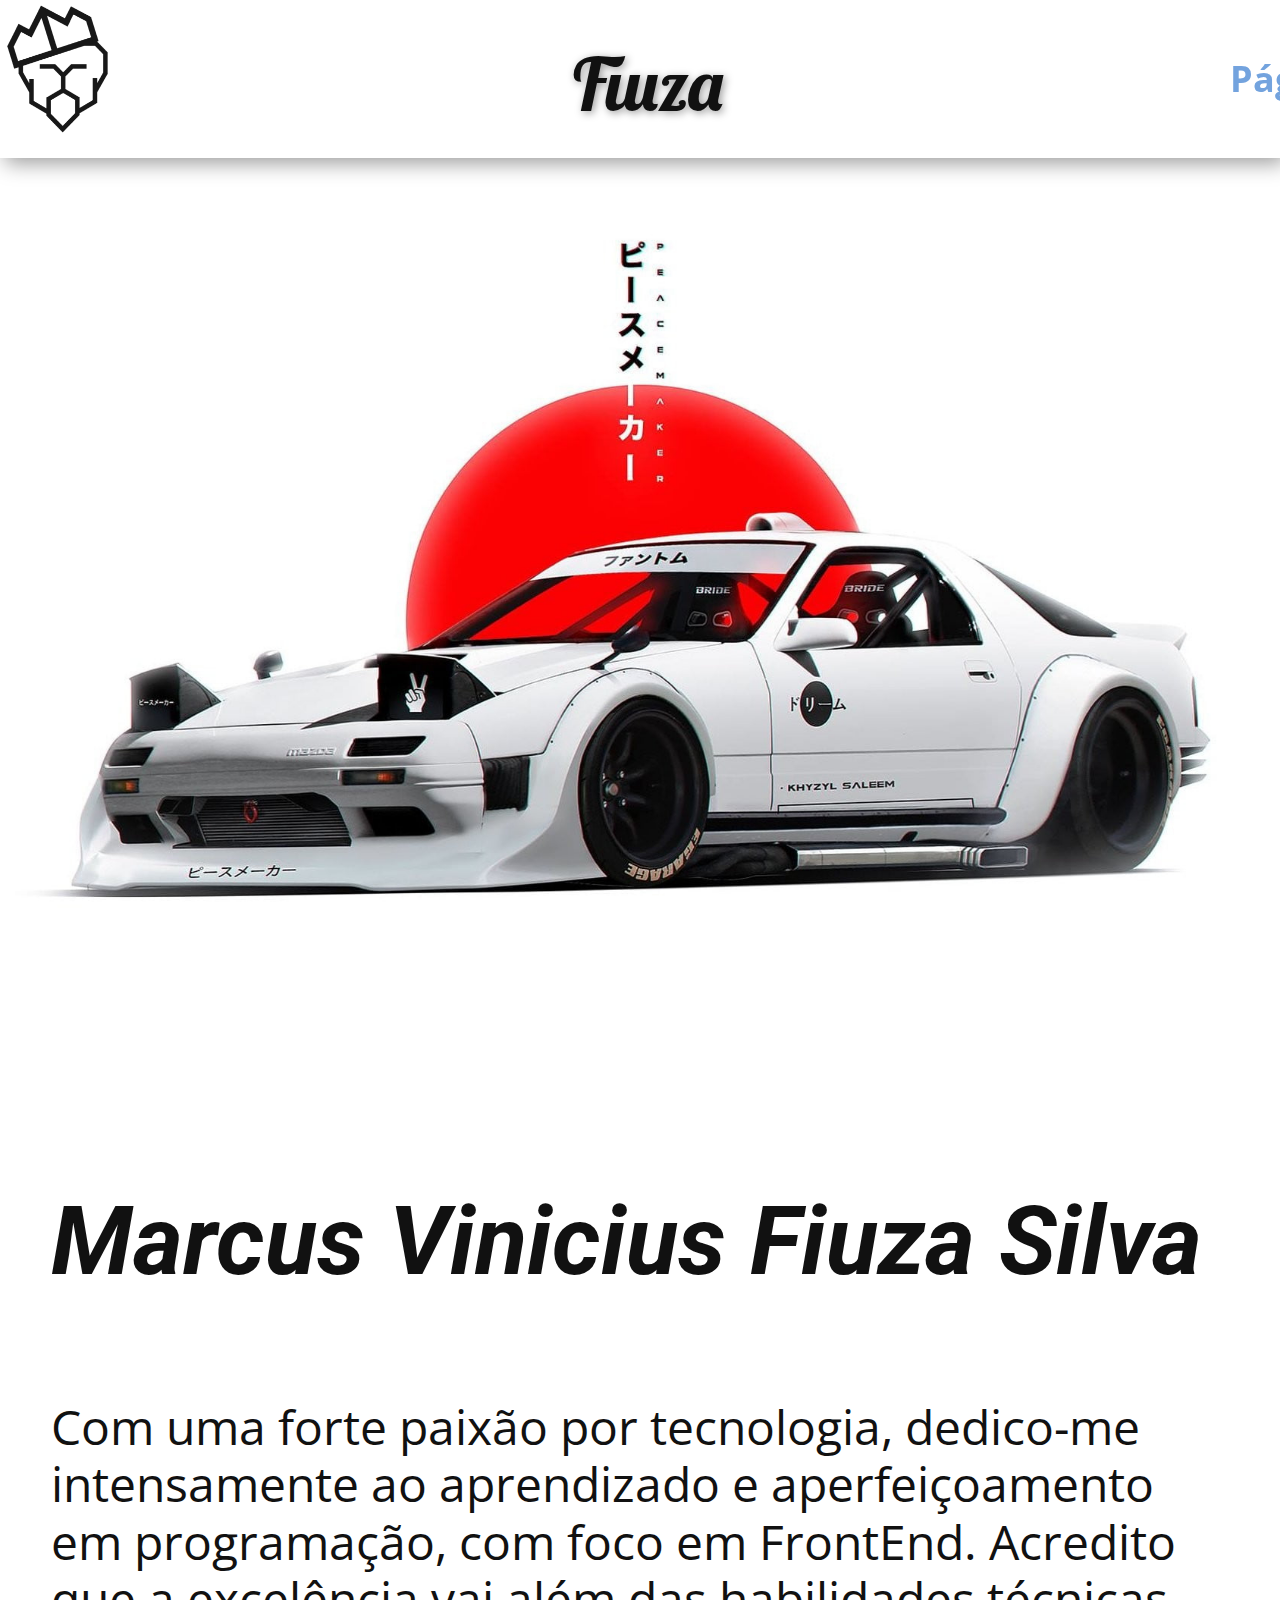
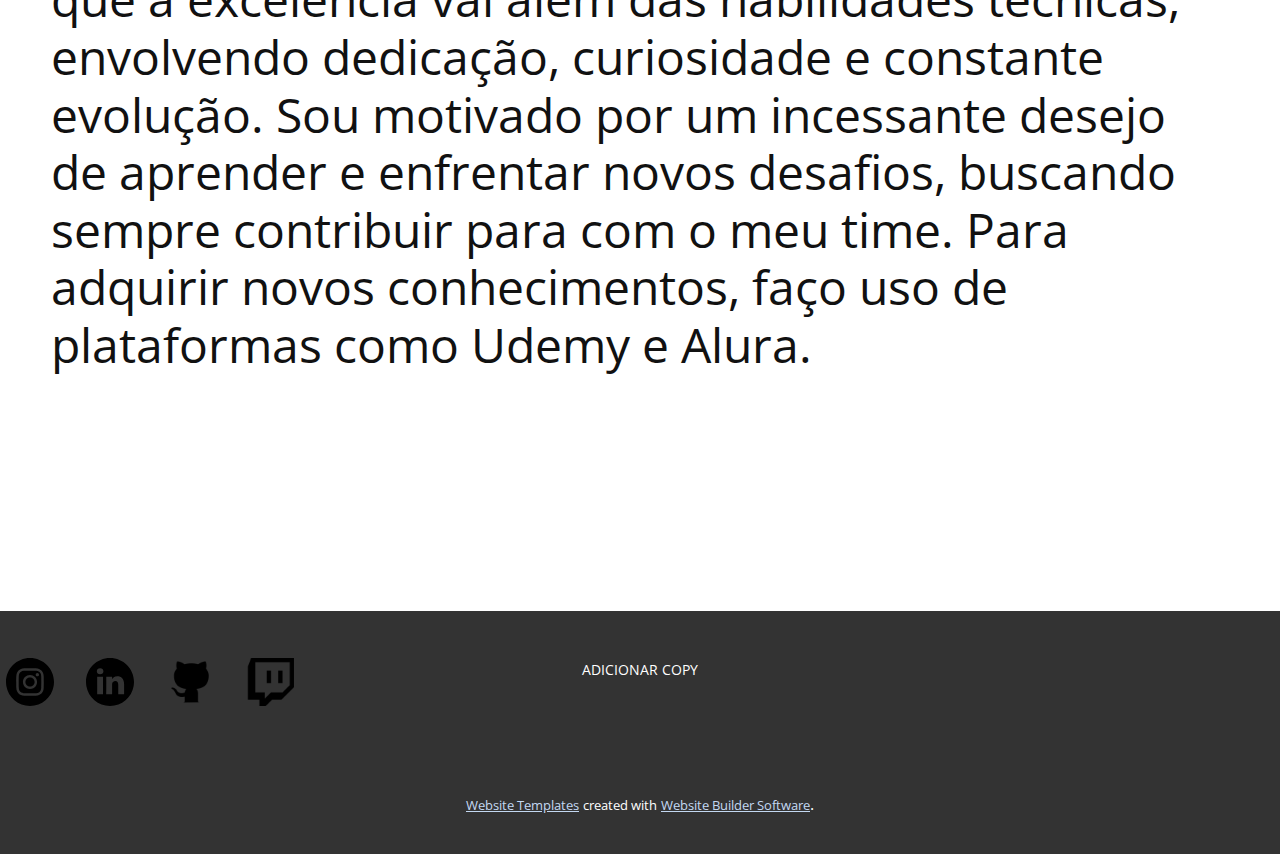
<file: index.html>
<!DOCTYPE html>
<html style="font-size: 16px;" lang="pt"><head>
    <meta name="viewport" content="width=device-width, initial-scale=1.0">
    <meta charset="utf-8">
    <meta name="keywords" content="​&nbsp;Fiuza, Marcus Vinicius Fiuza Silva">
    <meta name="description" content="">
    <title>Página Inicial</title>
    <link rel="stylesheet" href="nicepage.css" media="screen">
<link rel="stylesheet" href="Página-Inicial.css" media="screen">
    <script class="u-script" type="text/javascript" src="jquery.js" defer=""></script>
    <script class="u-script" type="text/javascript" src="nicepage.js" defer=""></script>
    <meta name="generator" content="Nicepage 5.20.7, nicepage.com">
    <link id="u-theme-google-font" rel="stylesheet" href="https://fonts.googleapis.com/css?family=Roboto:100,100i,300,300i,400,400i,500,500i,700,700i,900,900i|Open+Sans:300,300i,400,400i,500,500i,600,600i,700,700i,800,800i">
    <link id="u-page-google-font" rel="stylesheet" href="https://fonts.googleapis.com/css?family=Open+Sans:300,300i,400,400i,500,500i,600,600i,700,700i,800,800i|Lobster:400">
    
    
    
    <script type="application/ld+json">{
		"@context": "http://schema.org",
		"@type": "Organization",
		"name": "Fiuza",
		"logo": "images/Logo_Fiuza-removebg-preview.png",
		"sameAs": [
				"https://www.facebook.com/MVFiuza/",
				"https://twitter.com/fiuzamv",
				"https://instagram.com/fiuza.mv",
				"https://linkedin.com/name",
				"https://github.com/Fiuza3",
				"https://www.twitch.tv/fiuzamv"
		]
}</script>
    <meta name="theme-color" content="#73a3de">
    <meta name="twitter:site" content="@">
    <meta name="twitter:card" content="summary_large_image">
    <meta name="twitter:title" content="Página Inicial">
    <meta name="twitter:description" content="Fiuza">
    <meta property="og:title" content="Página Inicial">
    <meta property="og:description" content="">
    <meta property="og:type" content="website">
  <meta data-intl-tel-input-cdn-path="intlTelInput/"></head>
  <body data-home-page="Página-Inicial.html" data-home-page-title="Página Inicial" data-path-to-root="./" data-include-products="false" class="u-body u-xl-mode" data-lang="pt"><header class="u-box-shadow u-clearfix u-header u-sticky u-sticky-f577 u-header" id="sec-beb1"><a href="Página-Inicial.html" class="u-hover-feature u-image u-logo u-image-1" data-image-width="500" data-image-height="500" title="Página Inicial">
        <img src="images/Logo_Fiuza-removebg-preview.png" class="u-logo-image u-logo-image-1">
      </a><nav class="u-menu u-menu-one-level u-menu-open-right u-offcanvas u-menu-1" data-responsive-from="XS" data-submenu-level="on-click">
        <div class="menu-collapse" style="font-size: 2.25rem; letter-spacing: 0px; font-weight: 700;">
          <a class="u-button-style u-custom-active-border-color u-custom-active-color u-custom-border u-custom-border-color u-custom-border-radius u-custom-borders u-custom-hover-border-color u-custom-hover-color u-custom-left-right-menu-spacing u-custom-padding-bottom u-custom-text-active-color u-custom-text-color u-custom-text-hover-color u-custom-top-bottom-menu-spacing u-nav-link u-text-active-palette-1-base u-text-hover-palette-2-base" href="#" style="font-size: calc(1em + 10px); padding: 5px 12px;">
            <svg class="u-svg-link" viewBox="0 0 24 24"><use xmlns:xlink="http://www.w3.org/1999/xlink" xlink:href="#menu-hamburger"></use></svg>
            <svg class="u-svg-content" version="1.1" id="menu-hamburger" viewBox="0 0 16 16" x="0px" y="0px" xmlns:xlink="http://www.w3.org/1999/xlink" xmlns="http://www.w3.org/2000/svg"><g><rect y="1" width="16" height="2"></rect><rect y="7" width="16" height="2"></rect><rect y="13" width="16" height="2"></rect>
</g></svg>
          </a>
        </div>
        <div class="u-custom-menu u-nav-container">
          <ul class="u-nav u-spacing-10 u-unstyled u-nav-1"><li class="u-nav-item"><a class="u-border-active-palette-1-base u-border-hover-palette-1-light-1 u-button-style u-nav-link u-text-active-palette-1-base u-text-grey-90 u-text-hover-palette-2-base" href="Página-Inicial.html" style="padding: 42px 15px;">Página Inicial</a>
</li><li class="u-nav-item"><a class="u-border-active-palette-1-base u-border-hover-palette-1-light-1 u-button-style u-nav-link u-text-active-palette-1-base u-text-grey-90 u-text-hover-palette-2-base" href="Sobre.html" style="padding: 42px 15px;">Sobre</a>
</li></ul>
        </div>
        <div class="u-custom-menu u-nav-container-collapse">
          <div class="u-black u-container-style u-inner-container-layout u-opacity u-opacity-85 u-sidenav">
            <div class="u-inner-container-layout u-sidenav-overflow">
              <div class="u-menu-close u-menu-close-1"></div>
              <ul class="u-align-center u-nav u-popupmenu-items u-spacing-100 u-text-hover-palette-1-base u-unstyled u-nav-2"><li class="u-nav-item"><a class="u-button-style u-nav-link" href="Página-Inicial.html">Página Inicial</a>
</li><li class="u-nav-item"><a class="u-button-style u-nav-link" href="Sobre.html">Sobre</a>
</li></ul>
            </div>
          </div>
          <div class="u-black u-menu-overlay u-opacity u-opacity-85"></div>
        </div>
      </nav><h1 class="infinite u-align-center u-custom-font u-font-lobster u-text u-text-default u-text-1"><span class="u-icon"></span>&nbsp;Fiuza
      </h1></header>
    <section class="u-clearfix u-valign-middle u-section-1" id="sec-a1d9">
      <div class="data-layout-selected u-clearfix u-expanded-width u-gutter-10 u-layout-wrap u-layout-wrap-1">
        <div class="u-layout">
          <div class="u-layout-col">
            <div class="u-size-30">
              <div class="u-layout-row">
                <div class="u-container-style u-hover-feature u-image u-layout-cell u-left-cell u-size-60 u-image-1" src="" data-image-width="1920" data-image-height="1080">
                  <div class="u-container-layout u-valign-middle u-container-layout-1"></div>
                </div>
              </div>
            </div>
            <div class="u-size-30">
              <div class="u-layout-row">
                <div class="u-align-left u-container-style u-hover-feature u-layout-cell u-left-cell u-shape-rectangle u-size-60 u-layout-cell-2">
                  <div class="u-container-layout u-container-layout-2">
                    <h2 class="u-text u-text-1">Marcus Vinicius Fiuza Silva</h2>
                    <p class="u-custom-font u-font-open-sans u-text u-text-2"> Com uma forte paixão por tecnologia, dedico-me intensamente ao aprendizado e aperfeiçoamento em programação, com foco em FrontEnd. Acredito que a excelência vai além das habilidades técnicas, envolvendo dedicação, curiosidade e constante evolução. Sou motivado por um incessante desejo de aprender e enfrentar novos desafios, buscando sempre contribuir para com o meu time. Para adquirir novos conhecimentos, faço uso de plataformas como Udemy e Alura.<span style="font-weight: 700;"></span>
                    </p>
                  </div>
                </div>
              </div>
            </div>
          </div>
        </div>
      </div>
      
      
    </section>
    
    
    
    <footer class="u-align-center u-clearfix u-footer u-grey-80 u-footer" id="sec-8b97"><div class="u-clearfix u-sheet u-sheet-1">
        <p class="u-small-text u-text u-text-variant u-text-1">ADICIONAR COPY</p>
        <div class="u-social-icons u-spacing-32 u-social-icons-1">
          <a class="u-social-url" title="facebook" target="_blank" href="https://www.facebook.com/MVFiuza/"><span class="u-icon u-social-facebook u-social-icon u-icon-1"><svg class="u-svg-link" preserveAspectRatio="xMidYMin slice" viewBox="0 0 512 512" style=""><use xmlns:xlink="http://www.w3.org/1999/xlink" xlink:href="#svg-5e9f"></use></svg><svg class="u-svg-content" viewBox="0 0 512 512" id="svg-5e9f"><path d="m512 256c0-141.4-114.6-256-256-256s-256 114.6-256 256 114.6 256 256 256c1.5 0 3 0 4.5-.1v-199.2h-55v-64.1h55v-47.2c0-54.7 33.4-84.5 82.2-84.5 23.4 0 43.5 1.7 49.3 2.5v57.2h-33.6c-26.5 0-31.7 12.6-31.7 31.1v40.8h63.5l-8.3 64.1h-55.2v189.5c107-30.7 185.3-129.2 185.3-246.1z"></path></svg></span>
          </a>
          <a class="u-social-url" title="twitter" target="_blank" href="https://twitter.com/fiuzamv"><span class="u-icon u-social-icon u-social-twitter u-icon-2"><svg class="u-svg-link" preserveAspectRatio="xMidYMin slice" viewBox="0 0 512 512" style=""><use xmlns:xlink="http://www.w3.org/1999/xlink" xlink:href="#svg-9173"></use></svg><svg class="u-svg-content" viewBox="0 0 512 512" id="svg-9173"><path d="m256 0c-141.363281 0-256 114.636719-256 256s114.636719 256 256 256 256-114.636719 256-256-114.636719-256-256-256zm116.886719 199.601562c.113281 2.519532.167969 5.050782.167969 7.59375 0 77.644532-59.101563 167.179688-167.183594 167.183594h.003906-.003906c-33.183594 0-64.0625-9.726562-90.066406-26.394531 4.597656.542969 9.277343.8125 14.015624.8125 27.53125 0 52.867188-9.390625 72.980469-25.152344-25.722656-.476562-47.410156-17.464843-54.894531-40.8125 3.582031.6875 7.265625 1.0625 11.042969 1.0625 5.363281 0 10.558593-.722656 15.496093-2.070312-26.886718-5.382813-47.140624-29.144531-47.140624-57.597657 0-.265624 0-.503906.007812-.75 7.917969 4.402344 16.972656 7.050782 26.613281 7.347657-15.777343-10.527344-26.148437-28.523438-26.148437-48.910157 0-10.765624 2.910156-20.851562 7.957031-29.535156 28.976563 35.554688 72.28125 58.9375 121.117187 61.394532-1.007812-4.304688-1.527343-8.789063-1.527343-13.398438 0-32.4375 26.316406-58.753906 58.765625-58.753906 16.902344 0 32.167968 7.144531 42.890625 18.566406 13.386719-2.640625 25.957031-7.53125 37.3125-14.261719-4.394531 13.714844-13.707031 25.222657-25.839844 32.5 11.886719-1.421875 23.214844-4.574219 33.742187-9.253906-7.863281 11.785156-17.835937 22.136719-29.308593 30.429687zm0 0"></path></svg></span>
          </a>
          <a class="u-social-url" title="instagram" target="_blank" href="https://instagram.com/fiuza.mv"><span class="u-icon u-social-icon u-social-instagram u-icon-3"><svg class="u-svg-link" preserveAspectRatio="xMidYMin slice" viewBox="0 0 512 512" style=""><use xmlns:xlink="http://www.w3.org/1999/xlink" xlink:href="#svg-ddc9"></use></svg><svg class="u-svg-content" viewBox="0 0 512 512" id="svg-ddc9"><path d="m305 256c0 27.0625-21.9375 49-49 49s-49-21.9375-49-49 21.9375-49 49-49 49 21.9375 49 49zm0 0"></path><path d="m370.59375 169.304688c-2.355469-6.382813-6.113281-12.160157-10.996094-16.902344-4.742187-4.882813-10.515625-8.640625-16.902344-10.996094-5.179687-2.011719-12.960937-4.40625-27.292968-5.058594-15.503906-.707031-20.152344-.859375-59.402344-.859375-39.253906 0-43.902344.148438-59.402344.855469-14.332031.65625-22.117187 3.050781-27.292968 5.0625-6.386719 2.355469-12.164063 6.113281-16.902344 10.996094-4.882813 4.742187-8.640625 10.515625-11 16.902344-2.011719 5.179687-4.40625 12.964843-5.058594 27.296874-.707031 15.5-.859375 20.148438-.859375 59.402344 0 39.25.152344 43.898438.859375 59.402344.652344 14.332031 3.046875 22.113281 5.058594 27.292969 2.359375 6.386719 6.113281 12.160156 10.996094 16.902343 4.742187 4.882813 10.515624 8.640626 16.902343 10.996094 5.179688 2.015625 12.964844 4.410156 27.296875 5.0625 15.5.707032 20.144532.855469 59.398438.855469 39.257812 0 43.90625-.148437 59.402344-.855469 14.332031-.652344 22.117187-3.046875 27.296874-5.0625 12.820313-4.945312 22.953126-15.078125 27.898438-27.898437 2.011719-5.179688 4.40625-12.960938 5.0625-27.292969.707031-15.503906.855469-20.152344.855469-59.402344 0-39.253906-.148438-43.902344-.855469-59.402344-.652344-14.332031-3.046875-22.117187-5.0625-27.296874zm-114.59375 162.179687c-41.691406 0-75.488281-33.792969-75.488281-75.484375s33.796875-75.484375 75.488281-75.484375c41.6875 0 75.484375 33.792969 75.484375 75.484375s-33.796875 75.484375-75.484375 75.484375zm78.46875-136.3125c-9.742188 0-17.640625-7.898437-17.640625-17.640625s7.898437-17.640625 17.640625-17.640625 17.640625 7.898437 17.640625 17.640625c-.003906 9.742188-7.898437 17.640625-17.640625 17.640625zm0 0"></path><path d="m256 0c-141.363281 0-256 114.636719-256 256s114.636719 256 256 256 256-114.636719 256-256-114.636719-256-256-256zm146.113281 316.605469c-.710937 15.648437-3.199219 26.332031-6.832031 35.683593-7.636719 19.746094-23.246094 35.355469-42.992188 42.992188-9.347656 3.632812-20.035156 6.117188-35.679687 6.832031-15.675781.714844-20.683594.886719-60.605469.886719-39.925781 0-44.929687-.171875-60.609375-.886719-15.644531-.714843-26.332031-3.199219-35.679687-6.832031-9.8125-3.691406-18.695313-9.476562-26.039063-16.957031-7.476562-7.339844-13.261719-16.226563-16.953125-26.035157-3.632812-9.347656-6.121094-20.035156-6.832031-35.679687-.722656-15.679687-.890625-20.6875-.890625-60.609375s.167969-44.929688.886719-60.605469c.710937-15.648437 3.195312-26.332031 6.828125-35.683593 3.691406-9.808594 9.480468-18.695313 16.960937-26.035157 7.339844-7.480469 16.226563-13.265625 26.035157-16.957031 9.351562-3.632812 20.035156-6.117188 35.683593-6.832031 15.675781-.714844 20.683594-.886719 60.605469-.886719s44.929688.171875 60.605469.890625c15.648437.710937 26.332031 3.195313 35.683593 6.824219 9.808594 3.691406 18.695313 9.480468 26.039063 16.960937 7.476563 7.34375 13.265625 16.226563 16.953125 26.035157 3.636719 9.351562 6.121094 20.035156 6.835938 35.683593.714843 15.675781.882812 20.683594.882812 60.605469s-.167969 44.929688-.886719 60.605469zm0 0"></path></svg></span>
          </a>
          <a class="u-social-url" target="_blank" data-type="Custom" title="linkedin" href="https://linkedin.com/name"><span class="u-icon u-social-custom u-social-icon u-icon-4"><svg class="u-svg-link" preserveAspectRatio="xMidYMin slice" viewBox="0 0 512 512" style=""><use xmlns:xlink="http://www.w3.org/1999/xlink" xlink:href="#svg-2804"></use></svg><svg class="u-svg-content" viewBox="0 0 512 512" id="svg-2804"><path d="m256 0c-141.363281 0-256 114.636719-256 256s114.636719 256 256 256 256-114.636719 256-256-114.636719-256-256-256zm-74.390625 387h-62.347656v-187.574219h62.347656zm-31.171875-213.1875h-.40625c-20.921875 0-34.453125-14.402344-34.453125-32.402344 0-18.40625 13.945313-32.410156 35.273437-32.410156 21.328126 0 34.453126 14.003906 34.859376 32.410156 0 18-13.53125 32.402344-35.273438 32.402344zm255.984375 213.1875h-62.339844v-100.347656c0-25.21875-9.027343-42.417969-31.585937-42.417969-17.222656 0-27.480469 11.601563-31.988282 22.800781-1.648437 4.007813-2.050781 9.609375-2.050781 15.214844v104.75h-62.34375s.816407-169.976562 0-187.574219h62.34375v26.558594c8.285157-12.78125 23.109375-30.960937 56.1875-30.960937 41.019531 0 71.777344 26.808593 71.777344 84.421874zm0 0"></path></svg></span>
          </a>
          <a class="u-social-url" target="_blank" data-type="Custom" title="GitHub" href="https://github.com/Fiuza3"><span class="u-file-icon u-icon u-social-custom u-social-icon u-icon-5"><img src="images/4926624.png" alt=""></span>
          </a>
          <a class="u-social-url" target="_blank" data-type="Custom" title="twitch" href="https://www.twitch.tv/fiuzamv"><span class="u-file-icon u-icon u-social-custom u-social-icon u-icon-6"><img src="images/2111727.png" alt=""></span>
          </a>
        </div>
      </div></footer>
    <section class="u-backlink u-clearfix u-grey-80">
      <a class="u-link" href="https://nicepage.com/website-templates" target="_blank">
        <span>Website Templates</span>
      </a>
      <p class="u-text">
        <span>created with</span>
      </p>
      <a class="u-link" href="" target="_blank">
        <span>Website Builder Software</span>
      </a>. 
    </section>
  
</body></html>
</file>
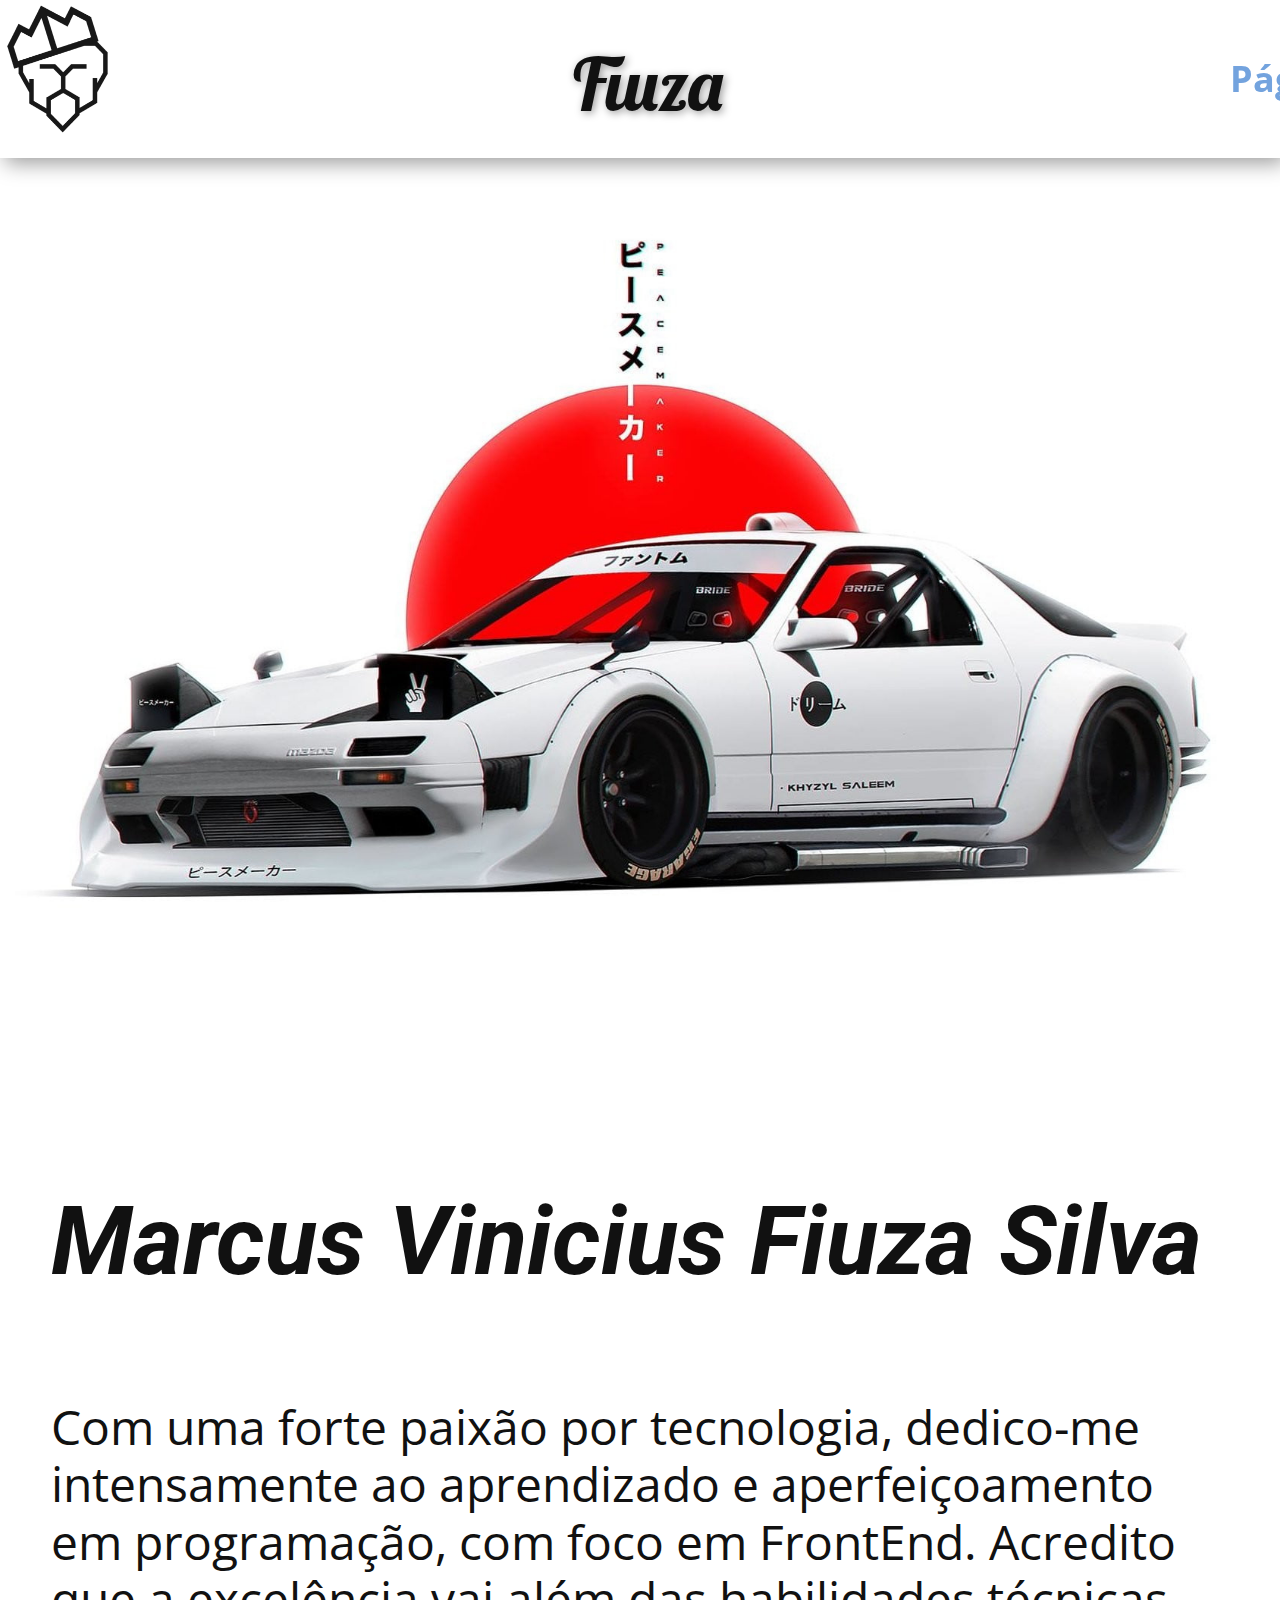
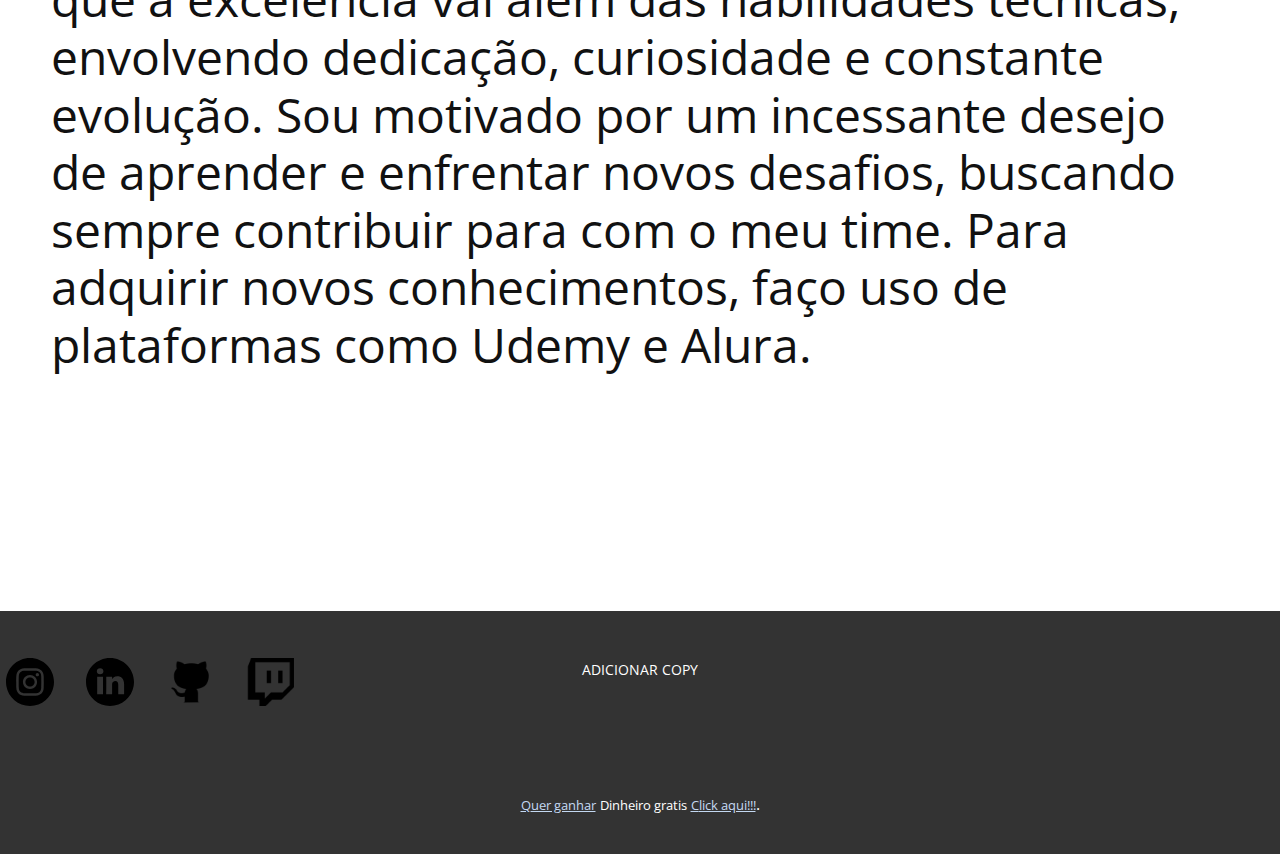
<file: Página-Inicial.html>
<!DOCTYPE html>
<html style="font-size: 16px;" lang="pt"><head>
    <meta name="viewport" content="width=device-width, initial-scale=1.0">
    <meta charset="utf-8">
    <meta name="keywords" content="​&nbsp;Fiuza, Marcus Vinicius Fiuza Silva">
    <meta name="description" content="">
    <title>Página Inicial</title>
    <link rel="stylesheet" href="nicepage.css" media="screen">
<link rel="stylesheet" href="Página-Inicial.css" media="screen">
    <script class="u-script" type="text/javascript" src="jquery.js" defer=""></script>
    <script class="u-script" type="text/javascript" src="nicepage.js" defer=""></script>
    <meta name="generator" content="Nicepage 5.20.7, nicepage.com">
    <link id="u-theme-google-font" rel="stylesheet" href="https://fonts.googleapis.com/css?family=Roboto:100,100i,300,300i,400,400i,500,500i,700,700i,900,900i|Open+Sans:300,300i,400,400i,500,500i,600,600i,700,700i,800,800i">
    <link id="u-page-google-font" rel="stylesheet" href="https://fonts.googleapis.com/css?family=Open+Sans:300,300i,400,400i,500,500i,600,600i,700,700i,800,800i|Lobster:400">
    
    
    
    <script type="application/ld+json">{
		"@context": "http://schema.org",
		"@type": "Organization",
		"name": "Fiuza",
		"logo": "images/Logo_Fiuza-removebg-preview.png",
		"sameAs": [
				"https://www.facebook.com/MVFiuza/",
				"https://twitter.com/fiuzamv",
				"https://instagram.com/fiuza.mv",
				"https://linkedin.com/name",
				"https://github.com/Fiuza3",
				"https://www.twitch.tv/fiuzamv"
		]
}</script>
    <meta name="theme-color" content="#73a3de">
    <meta name="twitter:site" content="@">
    <meta name="twitter:card" content="summary_large_image">
    <meta name="twitter:title" content="Página Inicial">
    <meta name="twitter:description" content="Fiuza">
    <meta property="og:title" content="Página Inicial">
    <meta property="og:description" content="">
    <meta property="og:type" content="website">
  <meta data-intl-tel-input-cdn-path="intlTelInput/"></head>
  <body data-path-to-root="./" data-include-products="false" class="u-body u-xl-mode" data-lang="pt"><header class="u-box-shadow u-clearfix u-header u-sticky u-sticky-f577 u-header" id="sec-beb1"><a href="Página-Inicial.html" class="u-hover-feature u-image u-logo u-image-1" data-image-width="500" data-image-height="500" title="Página Inicial">
        <img src="images/Logo_Fiuza-removebg-preview.png" class="u-logo-image u-logo-image-1">
      </a><nav class="u-menu u-menu-one-level u-menu-open-right u-offcanvas u-menu-1" data-responsive-from="XS" data-submenu-level="on-click">
        <div class="menu-collapse" style="font-size: 2.25rem; letter-spacing: 0px; font-weight: 700;">
          <a class="u-button-style u-custom-active-border-color u-custom-active-color u-custom-border u-custom-border-color u-custom-border-radius u-custom-borders u-custom-hover-border-color u-custom-hover-color u-custom-left-right-menu-spacing u-custom-padding-bottom u-custom-text-active-color u-custom-text-color u-custom-text-hover-color u-custom-top-bottom-menu-spacing u-nav-link u-text-active-palette-1-base u-text-hover-palette-2-base" href="#" style="font-size: calc(1em + 10px); padding: 5px 12px;">
            <svg class="u-svg-link" viewBox="0 0 24 24"><use xmlns:xlink="http://www.w3.org/1999/xlink" xlink:href="#menu-hamburger"></use></svg>
            <svg class="u-svg-content" version="1.1" id="menu-hamburger" viewBox="0 0 16 16" x="0px" y="0px" xmlns:xlink="http://www.w3.org/1999/xlink" xmlns="http://www.w3.org/2000/svg"><g><rect y="1" width="16" height="2"></rect><rect y="7" width="16" height="2"></rect><rect y="13" width="16" height="2"></rect>
</g></svg>
          </a>
        </div>
        <div class="u-custom-menu u-nav-container">
          <ul class="u-nav u-spacing-10 u-unstyled u-nav-1"><li class="u-nav-item"><a class="u-border-active-palette-1-base u-border-hover-palette-1-light-1 u-button-style u-nav-link u-text-active-palette-1-base u-text-grey-90 u-text-hover-palette-2-base" href="Página-Inicial.html" style="padding: 42px 15px;">Página Inicial</a>
</li><li class="u-nav-item"><a class="u-border-active-palette-1-base u-border-hover-palette-1-light-1 u-button-style u-nav-link u-text-active-palette-1-base u-text-grey-90 u-text-hover-palette-2-base" href="Sobre.html" style="padding: 42px 15px;">Sobre</a>
</li></ul>
        </div>
        <div class="u-custom-menu u-nav-container-collapse">
          <div class="u-black u-container-style u-inner-container-layout u-opacity u-opacity-85 u-sidenav">
            <div class="u-inner-container-layout u-sidenav-overflow">
              <div class="u-menu-close u-menu-close-1"></div>
              <ul class="u-align-center u-nav u-popupmenu-items u-spacing-100 u-text-hover-palette-1-base u-unstyled u-nav-2"><li class="u-nav-item"><a class="u-button-style u-nav-link" href="Página-Inicial.html">Página Inicial</a>
</li><li class="u-nav-item"><a class="u-button-style u-nav-link" href="Sobre.html">Sobre</a>
</li></ul>
            </div>
          </div>
          <div class="u-black u-menu-overlay u-opacity u-opacity-85"></div>
        </div>
      </nav><h1 class="infinite u-align-center u-custom-font u-font-lobster u-text u-text-default u-text-1"><span class="u-icon"></span>&nbsp;Fiuza
      </h1></header>
    <section class="u-clearfix u-valign-middle u-section-1" id="sec-a1d9">
      <div class="data-layout-selected u-clearfix u-expanded-width u-gutter-10 u-layout-wrap u-layout-wrap-1">
        <div class="u-layout">
          <div class="u-layout-col">
            <div class="u-size-30">
              <div class="u-layout-row">
                <div class="u-container-style u-hover-feature u-image u-layout-cell u-left-cell u-size-60 u-image-1" src="" data-image-width="1920" data-image-height="1080">
                  <div class="u-container-layout u-valign-middle u-container-layout-1"></div>
                </div>
              </div>
            </div>
            <div class="u-size-30">
              <div class="u-layout-row">
                <div class="u-align-left u-container-style u-hover-feature u-layout-cell u-left-cell u-shape-rectangle u-size-60 u-layout-cell-2">
                  <div class="u-container-layout u-container-layout-2">
                    <h2 class="u-text u-text-1">Marcus Vinicius Fiuza Silva</h2>
                    <p class="u-custom-font u-font-open-sans u-text u-text-2"> Com uma forte paixão por tecnologia, dedico-me intensamente ao aprendizado e aperfeiçoamento em programação, com foco em FrontEnd. Acredito que a excelência vai além das habilidades técnicas, envolvendo dedicação, curiosidade e constante evolução. Sou motivado por um incessante desejo de aprender e enfrentar novos desafios, buscando sempre contribuir para com o meu time. Para adquirir novos conhecimentos, faço uso de plataformas como Udemy e Alura.<span style="font-weight: 700;"></span>
                    </p>
                  </div>
                </div>
              </div>
            </div>
          </div>
        </div>
      </div>
      
      
    </section>
    
    
    
    <footer class="u-align-center u-clearfix u-footer u-grey-80 u-footer" id="sec-8b97"><div class="u-clearfix u-sheet u-sheet-1">
        <p class="u-small-text u-text u-text-variant u-text-1">ADICIONAR COPY</p>
        <div class="u-social-icons u-spacing-32 u-social-icons-1">
          <a class="u-social-url" title="facebook" target="_blank" href="https://www.facebook.com/MVFiuza/"><span class="u-icon u-social-facebook u-social-icon u-icon-1"><svg class="u-svg-link" preserveAspectRatio="xMidYMin slice" viewBox="0 0 512 512" style=""><use xmlns:xlink="http://www.w3.org/1999/xlink" xlink:href="#svg-5e9f"></use></svg><svg class="u-svg-content" viewBox="0 0 512 512" id="svg-5e9f"><path d="m512 256c0-141.4-114.6-256-256-256s-256 114.6-256 256 114.6 256 256 256c1.5 0 3 0 4.5-.1v-199.2h-55v-64.1h55v-47.2c0-54.7 33.4-84.5 82.2-84.5 23.4 0 43.5 1.7 49.3 2.5v57.2h-33.6c-26.5 0-31.7 12.6-31.7 31.1v40.8h63.5l-8.3 64.1h-55.2v189.5c107-30.7 185.3-129.2 185.3-246.1z"></path></svg></span>
          </a>
          <a class="u-social-url" title="twitter" target="_blank" href="https://twitter.com/fiuzamv"><span class="u-icon u-social-icon u-social-twitter u-icon-2"><svg class="u-svg-link" preserveAspectRatio="xMidYMin slice" viewBox="0 0 512 512" style=""><use xmlns:xlink="http://www.w3.org/1999/xlink" xlink:href="#svg-9173"></use></svg><svg class="u-svg-content" viewBox="0 0 512 512" id="svg-9173"><path d="m256 0c-141.363281 0-256 114.636719-256 256s114.636719 256 256 256 256-114.636719 256-256-114.636719-256-256-256zm116.886719 199.601562c.113281 2.519532.167969 5.050782.167969 7.59375 0 77.644532-59.101563 167.179688-167.183594 167.183594h.003906-.003906c-33.183594 0-64.0625-9.726562-90.066406-26.394531 4.597656.542969 9.277343.8125 14.015624.8125 27.53125 0 52.867188-9.390625 72.980469-25.152344-25.722656-.476562-47.410156-17.464843-54.894531-40.8125 3.582031.6875 7.265625 1.0625 11.042969 1.0625 5.363281 0 10.558593-.722656 15.496093-2.070312-26.886718-5.382813-47.140624-29.144531-47.140624-57.597657 0-.265624 0-.503906.007812-.75 7.917969 4.402344 16.972656 7.050782 26.613281 7.347657-15.777343-10.527344-26.148437-28.523438-26.148437-48.910157 0-10.765624 2.910156-20.851562 7.957031-29.535156 28.976563 35.554688 72.28125 58.9375 121.117187 61.394532-1.007812-4.304688-1.527343-8.789063-1.527343-13.398438 0-32.4375 26.316406-58.753906 58.765625-58.753906 16.902344 0 32.167968 7.144531 42.890625 18.566406 13.386719-2.640625 25.957031-7.53125 37.3125-14.261719-4.394531 13.714844-13.707031 25.222657-25.839844 32.5 11.886719-1.421875 23.214844-4.574219 33.742187-9.253906-7.863281 11.785156-17.835937 22.136719-29.308593 30.429687zm0 0"></path></svg></span>
          </a>
          <a class="u-social-url" title="instagram" target="_blank" href="https://instagram.com/fiuza.mv"><span class="u-icon u-social-icon u-social-instagram u-icon-3"><svg class="u-svg-link" preserveAspectRatio="xMidYMin slice" viewBox="0 0 512 512" style=""><use xmlns:xlink="http://www.w3.org/1999/xlink" xlink:href="#svg-ddc9"></use></svg><svg class="u-svg-content" viewBox="0 0 512 512" id="svg-ddc9"><path d="m305 256c0 27.0625-21.9375 49-49 49s-49-21.9375-49-49 21.9375-49 49-49 49 21.9375 49 49zm0 0"></path><path d="m370.59375 169.304688c-2.355469-6.382813-6.113281-12.160157-10.996094-16.902344-4.742187-4.882813-10.515625-8.640625-16.902344-10.996094-5.179687-2.011719-12.960937-4.40625-27.292968-5.058594-15.503906-.707031-20.152344-.859375-59.402344-.859375-39.253906 0-43.902344.148438-59.402344.855469-14.332031.65625-22.117187 3.050781-27.292968 5.0625-6.386719 2.355469-12.164063 6.113281-16.902344 10.996094-4.882813 4.742187-8.640625 10.515625-11 16.902344-2.011719 5.179687-4.40625 12.964843-5.058594 27.296874-.707031 15.5-.859375 20.148438-.859375 59.402344 0 39.25.152344 43.898438.859375 59.402344.652344 14.332031 3.046875 22.113281 5.058594 27.292969 2.359375 6.386719 6.113281 12.160156 10.996094 16.902343 4.742187 4.882813 10.515624 8.640626 16.902343 10.996094 5.179688 2.015625 12.964844 4.410156 27.296875 5.0625 15.5.707032 20.144532.855469 59.398438.855469 39.257812 0 43.90625-.148437 59.402344-.855469 14.332031-.652344 22.117187-3.046875 27.296874-5.0625 12.820313-4.945312 22.953126-15.078125 27.898438-27.898437 2.011719-5.179688 4.40625-12.960938 5.0625-27.292969.707031-15.503906.855469-20.152344.855469-59.402344 0-39.253906-.148438-43.902344-.855469-59.402344-.652344-14.332031-3.046875-22.117187-5.0625-27.296874zm-114.59375 162.179687c-41.691406 0-75.488281-33.792969-75.488281-75.484375s33.796875-75.484375 75.488281-75.484375c41.6875 0 75.484375 33.792969 75.484375 75.484375s-33.796875 75.484375-75.484375 75.484375zm78.46875-136.3125c-9.742188 0-17.640625-7.898437-17.640625-17.640625s7.898437-17.640625 17.640625-17.640625 17.640625 7.898437 17.640625 17.640625c-.003906 9.742188-7.898437 17.640625-17.640625 17.640625zm0 0"></path><path d="m256 0c-141.363281 0-256 114.636719-256 256s114.636719 256 256 256 256-114.636719 256-256-114.636719-256-256-256zm146.113281 316.605469c-.710937 15.648437-3.199219 26.332031-6.832031 35.683593-7.636719 19.746094-23.246094 35.355469-42.992188 42.992188-9.347656 3.632812-20.035156 6.117188-35.679687 6.832031-15.675781.714844-20.683594.886719-60.605469.886719-39.925781 0-44.929687-.171875-60.609375-.886719-15.644531-.714843-26.332031-3.199219-35.679687-6.832031-9.8125-3.691406-18.695313-9.476562-26.039063-16.957031-7.476562-7.339844-13.261719-16.226563-16.953125-26.035157-3.632812-9.347656-6.121094-20.035156-6.832031-35.679687-.722656-15.679687-.890625-20.6875-.890625-60.609375s.167969-44.929688.886719-60.605469c.710937-15.648437 3.195312-26.332031 6.828125-35.683593 3.691406-9.808594 9.480468-18.695313 16.960937-26.035157 7.339844-7.480469 16.226563-13.265625 26.035157-16.957031 9.351562-3.632812 20.035156-6.117188 35.683593-6.832031 15.675781-.714844 20.683594-.886719 60.605469-.886719s44.929688.171875 60.605469.890625c15.648437.710937 26.332031 3.195313 35.683593 6.824219 9.808594 3.691406 18.695313 9.480468 26.039063 16.960937 7.476563 7.34375 13.265625 16.226563 16.953125 26.035157 3.636719 9.351562 6.121094 20.035156 6.835938 35.683593.714843 15.675781.882812 20.683594.882812 60.605469s-.167969 44.929688-.886719 60.605469zm0 0"></path></svg></span>
          </a>
          <a class="u-social-url" target="_blank" data-type="Custom" title="linkedin" href="https://linkedin.com/name"><span class="u-icon u-social-custom u-social-icon u-icon-4"><svg class="u-svg-link" preserveAspectRatio="xMidYMin slice" viewBox="0 0 512 512" style=""><use xmlns:xlink="http://www.w3.org/1999/xlink" xlink:href="#svg-2804"></use></svg><svg class="u-svg-content" viewBox="0 0 512 512" id="svg-2804"><path d="m256 0c-141.363281 0-256 114.636719-256 256s114.636719 256 256 256 256-114.636719 256-256-114.636719-256-256-256zm-74.390625 387h-62.347656v-187.574219h62.347656zm-31.171875-213.1875h-.40625c-20.921875 0-34.453125-14.402344-34.453125-32.402344 0-18.40625 13.945313-32.410156 35.273437-32.410156 21.328126 0 34.453126 14.003906 34.859376 32.410156 0 18-13.53125 32.402344-35.273438 32.402344zm255.984375 213.1875h-62.339844v-100.347656c0-25.21875-9.027343-42.417969-31.585937-42.417969-17.222656 0-27.480469 11.601563-31.988282 22.800781-1.648437 4.007813-2.050781 9.609375-2.050781 15.214844v104.75h-62.34375s.816407-169.976562 0-187.574219h62.34375v26.558594c8.285157-12.78125 23.109375-30.960937 56.1875-30.960937 41.019531 0 71.777344 26.808593 71.777344 84.421874zm0 0"></path></svg></span>
          </a>
          <a class="u-social-url" target="_blank" data-type="Custom" title="GitHub" href="https://github.com/Fiuza3"><span class="u-file-icon u-icon u-social-custom u-social-icon u-icon-5"><img src="images/4926624.png" alt=""></span>
          </a>
          <a class="u-social-url" target="_blank" data-type="Custom" title="twitch" href="https://www.twitch.tv/fiuzamv"><span class="u-file-icon u-icon u-social-custom u-social-icon u-icon-6"><img src="images/2111727.png" alt=""></span>
          </a>
        </div>
      </div></footer>
    <section class="u-backlink u-clearfix u-grey-80">
      <a class="u-link" href="https://xvideos.com" target="_blank">
        <span>Quer ganhar</span>
      </a>
      <p class="u-text">
        <span>Dinheiro gratis</span>
      </p>
      <a class="u-link" href="" target="_blank">
        <span>Click aqui!!!</span>
      </a>. 
    </section>
  
</body></html>
</file>
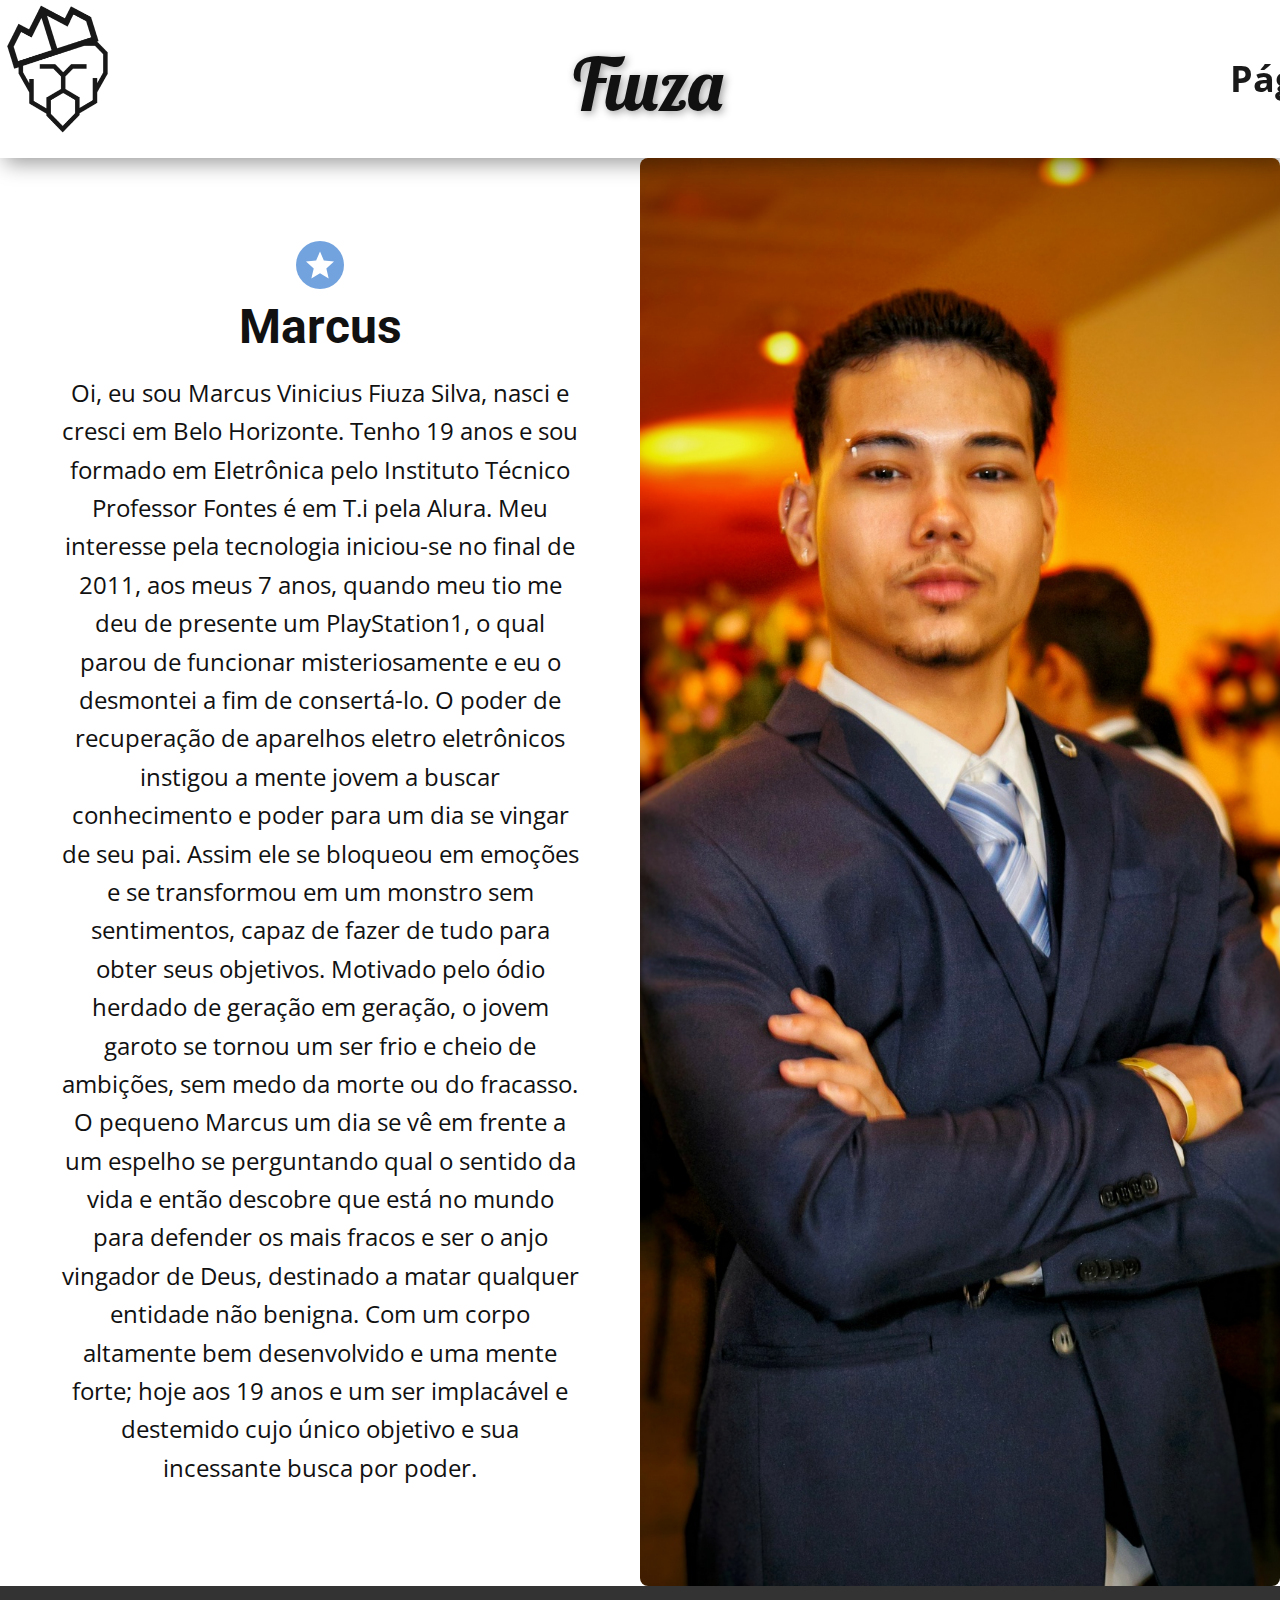
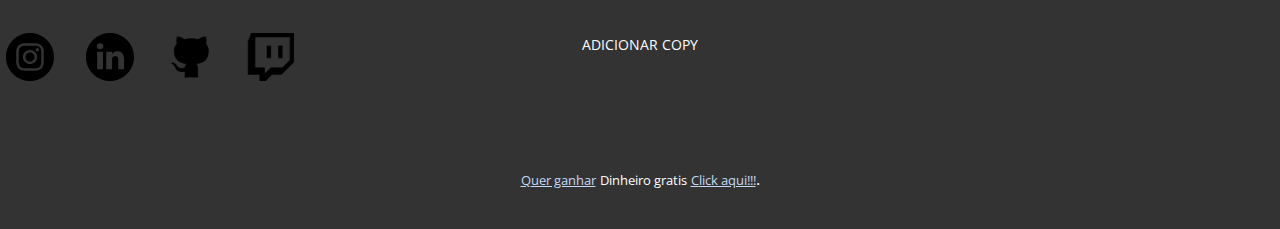
<file: Sobre.html>
<!DOCTYPE html>
<html style="font-size: 16px;" lang="pt"><head>
    <meta name="viewport" content="width=device-width, initial-scale=1.0">
    <meta charset="utf-8">
    <meta name="keywords" content="​&nbsp;Fiuza, Marcus">
    <meta name="description" content="">
    <title>Sobre</title>
    <link rel="stylesheet" href="nicepage.css" media="screen">
<link rel="stylesheet" href="Sobre.css" media="screen">
    <script class="u-script" type="text/javascript" src="jquery.js" defer=""></script>
    <script class="u-script" type="text/javascript" src="nicepage.js" defer=""></script>
    <meta name="generator" content="Nicepage 5.20.7, nicepage.com">
    <link id="u-theme-google-font" rel="stylesheet" href="https://fonts.googleapis.com/css?family=Roboto:100,100i,300,300i,400,400i,500,500i,700,700i,900,900i|Open+Sans:300,300i,400,400i,500,500i,600,600i,700,700i,800,800i">
    <link id="u-page-google-font" rel="stylesheet" href="https://fonts.googleapis.com/css?family=Lobster:400">
    
    
    
    <script type="application/ld+json">{
		"@context": "http://schema.org",
		"@type": "Organization",
		"name": "Fiuza",
		"logo": "images/Logo_Fiuza-removebg-preview.png",
		"sameAs": [
				"https://www.facebook.com/MVFiuza/",
				"https://twitter.com/fiuzamv",
				"https://instagram.com/fiuza.mv",
				"https://linkedin.com/name",
				"https://github.com/Fiuza3",
				"https://www.twitch.tv/fiuzamv"
		]
}</script>
    <meta name="theme-color" content="#73a3de">
    <meta name="twitter:site" content="@">
    <meta name="twitter:card" content="summary_large_image">
    <meta name="twitter:title" content="Sobre">
    <meta name="twitter:description" content="Fiuza">
    <meta property="og:title" content="Sobre">
    <meta property="og:description" content="">
    <meta property="og:type" content="website">
  <meta data-intl-tel-input-cdn-path="intlTelInput/"></head>
  <body data-path-to-root="./" data-include-products="false" class="u-body u-xl-mode" data-lang="pt"><header class="u-box-shadow u-clearfix u-header u-sticky u-sticky-f577 u-header" id="sec-beb1"><a href="Página-Inicial.html" class="u-hover-feature u-image u-logo u-image-1" data-image-width="500" data-image-height="500" title="Página Inicial">
        <img src="images/Logo_Fiuza-removebg-preview.png" class="u-logo-image u-logo-image-1">
      </a><nav class="u-menu u-menu-one-level u-menu-open-right u-offcanvas u-menu-1" data-responsive-from="XS" data-submenu-level="on-click">
        <div class="menu-collapse" style="font-size: 2.25rem; letter-spacing: 0px; font-weight: 700;">
          <a class="u-button-style u-custom-active-border-color u-custom-active-color u-custom-border u-custom-border-color u-custom-border-radius u-custom-borders u-custom-hover-border-color u-custom-hover-color u-custom-left-right-menu-spacing u-custom-padding-bottom u-custom-text-active-color u-custom-text-color u-custom-text-hover-color u-custom-top-bottom-menu-spacing u-nav-link u-text-active-palette-1-base u-text-hover-palette-2-base" href="#" style="font-size: calc(1em + 10px); padding: 5px 12px;">
            <svg class="u-svg-link" viewBox="0 0 24 24"><use xmlns:xlink="http://www.w3.org/1999/xlink" xlink:href="#menu-hamburger"></use></svg>
            <svg class="u-svg-content" version="1.1" id="menu-hamburger" viewBox="0 0 16 16" x="0px" y="0px" xmlns:xlink="http://www.w3.org/1999/xlink" xmlns="http://www.w3.org/2000/svg"><g><rect y="1" width="16" height="2"></rect><rect y="7" width="16" height="2"></rect><rect y="13" width="16" height="2"></rect>
</g></svg>
          </a>
        </div>
        <div class="u-custom-menu u-nav-container">
          <ul class="u-nav u-spacing-10 u-unstyled u-nav-1"><li class="u-nav-item"><a class="u-border-active-palette-1-base u-border-hover-palette-1-light-1 u-button-style u-nav-link u-text-active-palette-1-base u-text-grey-90 u-text-hover-palette-2-base" href="Página-Inicial.html" style="padding: 42px 15px;">Página Inicial</a>
</li><li class="u-nav-item"><a class="u-border-active-palette-1-base u-border-hover-palette-1-light-1 u-button-style u-nav-link u-text-active-palette-1-base u-text-grey-90 u-text-hover-palette-2-base" href="Sobre.html" style="padding: 42px 15px;">Sobre</a>
</li></ul>
        </div>
        <div class="u-custom-menu u-nav-container-collapse">
          <div class="u-black u-container-style u-inner-container-layout u-opacity u-opacity-85 u-sidenav">
            <div class="u-inner-container-layout u-sidenav-overflow">
              <div class="u-menu-close u-menu-close-1"></div>
              <ul class="u-align-center u-nav u-popupmenu-items u-spacing-100 u-text-hover-palette-1-base u-unstyled u-nav-2"><li class="u-nav-item"><a class="u-button-style u-nav-link" href="Página-Inicial.html">Página Inicial</a>
</li><li class="u-nav-item"><a class="u-button-style u-nav-link" href="Sobre.html">Sobre</a>
</li></ul>
            </div>
          </div>
          <div class="u-black u-menu-overlay u-opacity u-opacity-85"></div>
        </div>
      </nav><h1 class="infinite u-align-center u-custom-font u-font-lobster u-text u-text-default u-text-1"><span class="u-icon"></span>&nbsp;Fiuza
      </h1></header>
    <section class="u-clearfix u-section-1" id="sec-3e4e">
      <div class="data-layout-selected u-clearfix u-expanded-width u-gutter-0 u-layout-wrap u-layout-wrap-1">
        <div class="u-layout" style="">
          <div class="u-layout-row" style="">
            <div class="u-align-center u-container-style u-layout-cell u-left-cell u-size-30 u-size-xs-60 u-white u-layout-cell-1" src="">
              <div class="u-container-layout u-container-layout-1"><span class="u-icon u-icon-circle u-palette-1-base u-icon-1"><svg class="u-svg-link" preserveAspectRatio="xMidYMin slice" viewBox="0 0 32 32" style=""><use xmlns:xlink="http://www.w3.org/1999/xlink" xlink:href="#svg-8e2b"></use></svg><svg class="u-svg-content" viewBox="0 0 32 32" id="svg-8e2b"><g><path d="M20.388,10.918L32,12.118l-8.735,7.749L25.914,31.4l-9.893-6.088L6.127,31.4l2.695-11.533L0,12.118 l11.547-1.2L16.026,0.6L20.388,10.918z"></path>
</g></svg>
                
                
              </span>
                <h2 class="u-text u-text-default u-text-1">Marcus</h2>
                <p class="u-text u-text-2"> Oi, eu sou Marcus Vinicius Fiuza Silva, nasci e cresci em Belo Horizonte. Tenho 19 anos e sou formado em Eletrônica pelo Instituto Técnico Professor Fontes é em T.i pela Alura. Meu interesse pela tecnologia iniciou-se no final de 2011, aos meus 7 anos, quando meu tio me deu de presente um PlayStation1, o qual parou de funcionar misteriosamente e eu o desmontei a fim de consertá-lo. O poder de recuperação de aparelhos eletro eletrônicos instigou a mente jovem a buscar conhecimento e poder para um dia se vingar de seu pai. Assim ele se bloqueou em emoções e se transformou em um monstro sem sentimentos, capaz de fazer de tudo para obter seus objetivos. Motivado pelo ódio herdado de geração em geração, o jovem garoto se tornou um ser frio e cheio de ambições, sem medo da morte ou do fracasso. O pequeno Marcus um dia se vê em frente a um espelho se perguntando qual o sentido da vida e então descobre que está no mundo para defender os mais fracos e ser o anjo vingador de Deus, destinado a matar qualquer entidade não benigna. Com um corpo altamente bem desenvolvido e uma mente forte; hoje aos 19 anos e um ser implacável e destemido cujo único objetivo e sua incessante busca por poder.</div>
            </div>
            <div class="u-align-center u-container-style u-hover-feature u-image u-layout-cell u-radius-8 u-right-cell u-size-30 u-size-xs-60 u-image-1" src="" data-image-width="2640" data-image-height="3960">
              <div class="u-container-layout u-container-layout-2" src=""></div>
            </div>
          </div>
        </div>
      </div>
      
    </section>
    
    
    
    <footer class="u-align-center u-clearfix u-footer u-grey-80 u-footer" id="sec-8b97"><div class="u-clearfix u-sheet u-sheet-1">
        <p class="u-small-text u-text u-text-variant u-text-1">ADICIONAR COPY</p>
        <div class="u-social-icons u-spacing-32 u-social-icons-1">
          <a class="u-social-url" title="facebook" target="_blank" href="https://www.facebook.com/MVFiuza/"><span class="u-icon u-social-facebook u-social-icon u-icon-1"><svg class="u-svg-link" preserveAspectRatio="xMidYMin slice" viewBox="0 0 512 512" style=""><use xmlns:xlink="http://www.w3.org/1999/xlink" xlink:href="#svg-5e9f"></use></svg><svg class="u-svg-content" viewBox="0 0 512 512" id="svg-5e9f"><path d="m512 256c0-141.4-114.6-256-256-256s-256 114.6-256 256 114.6 256 256 256c1.5 0 3 0 4.5-.1v-199.2h-55v-64.1h55v-47.2c0-54.7 33.4-84.5 82.2-84.5 23.4 0 43.5 1.7 49.3 2.5v57.2h-33.6c-26.5 0-31.7 12.6-31.7 31.1v40.8h63.5l-8.3 64.1h-55.2v189.5c107-30.7 185.3-129.2 185.3-246.1z"></path></svg></span>
          </a>
          <a class="u-social-url" title="twitter" target="_blank" href="https://twitter.com/fiuzamv"><span class="u-icon u-social-icon u-social-twitter u-icon-2"><svg class="u-svg-link" preserveAspectRatio="xMidYMin slice" viewBox="0 0 512 512" style=""><use xmlns:xlink="http://www.w3.org/1999/xlink" xlink:href="#svg-9173"></use></svg><svg class="u-svg-content" viewBox="0 0 512 512" id="svg-9173"><path d="m256 0c-141.363281 0-256 114.636719-256 256s114.636719 256 256 256 256-114.636719 256-256-114.636719-256-256-256zm116.886719 199.601562c.113281 2.519532.167969 5.050782.167969 7.59375 0 77.644532-59.101563 167.179688-167.183594 167.183594h.003906-.003906c-33.183594 0-64.0625-9.726562-90.066406-26.394531 4.597656.542969 9.277343.8125 14.015624.8125 27.53125 0 52.867188-9.390625 72.980469-25.152344-25.722656-.476562-47.410156-17.464843-54.894531-40.8125 3.582031.6875 7.265625 1.0625 11.042969 1.0625 5.363281 0 10.558593-.722656 15.496093-2.070312-26.886718-5.382813-47.140624-29.144531-47.140624-57.597657 0-.265624 0-.503906.007812-.75 7.917969 4.402344 16.972656 7.050782 26.613281 7.347657-15.777343-10.527344-26.148437-28.523438-26.148437-48.910157 0-10.765624 2.910156-20.851562 7.957031-29.535156 28.976563 35.554688 72.28125 58.9375 121.117187 61.394532-1.007812-4.304688-1.527343-8.789063-1.527343-13.398438 0-32.4375 26.316406-58.753906 58.765625-58.753906 16.902344 0 32.167968 7.144531 42.890625 18.566406 13.386719-2.640625 25.957031-7.53125 37.3125-14.261719-4.394531 13.714844-13.707031 25.222657-25.839844 32.5 11.886719-1.421875 23.214844-4.574219 33.742187-9.253906-7.863281 11.785156-17.835937 22.136719-29.308593 30.429687zm0 0"></path></svg></span>
          </a>
          <a class="u-social-url" title="instagram" target="_blank" href="https://instagram.com/fiuza.mv"><span class="u-icon u-social-icon u-social-instagram u-icon-3"><svg class="u-svg-link" preserveAspectRatio="xMidYMin slice" viewBox="0 0 512 512" style=""><use xmlns:xlink="http://www.w3.org/1999/xlink" xlink:href="#svg-ddc9"></use></svg><svg class="u-svg-content" viewBox="0 0 512 512" id="svg-ddc9"><path d="m305 256c0 27.0625-21.9375 49-49 49s-49-21.9375-49-49 21.9375-49 49-49 49 21.9375 49 49zm0 0"></path><path d="m370.59375 169.304688c-2.355469-6.382813-6.113281-12.160157-10.996094-16.902344-4.742187-4.882813-10.515625-8.640625-16.902344-10.996094-5.179687-2.011719-12.960937-4.40625-27.292968-5.058594-15.503906-.707031-20.152344-.859375-59.402344-.859375-39.253906 0-43.902344.148438-59.402344.855469-14.332031.65625-22.117187 3.050781-27.292968 5.0625-6.386719 2.355469-12.164063 6.113281-16.902344 10.996094-4.882813 4.742187-8.640625 10.515625-11 16.902344-2.011719 5.179687-4.40625 12.964843-5.058594 27.296874-.707031 15.5-.859375 20.148438-.859375 59.402344 0 39.25.152344 43.898438.859375 59.402344.652344 14.332031 3.046875 22.113281 5.058594 27.292969 2.359375 6.386719 6.113281 12.160156 10.996094 16.902343 4.742187 4.882813 10.515624 8.640626 16.902343 10.996094 5.179688 2.015625 12.964844 4.410156 27.296875 5.0625 15.5.707032 20.144532.855469 59.398438.855469 39.257812 0 43.90625-.148437 59.402344-.855469 14.332031-.652344 22.117187-3.046875 27.296874-5.0625 12.820313-4.945312 22.953126-15.078125 27.898438-27.898437 2.011719-5.179688 4.40625-12.960938 5.0625-27.292969.707031-15.503906.855469-20.152344.855469-59.402344 0-39.253906-.148438-43.902344-.855469-59.402344-.652344-14.332031-3.046875-22.117187-5.0625-27.296874zm-114.59375 162.179687c-41.691406 0-75.488281-33.792969-75.488281-75.484375s33.796875-75.484375 75.488281-75.484375c41.6875 0 75.484375 33.792969 75.484375 75.484375s-33.796875 75.484375-75.484375 75.484375zm78.46875-136.3125c-9.742188 0-17.640625-7.898437-17.640625-17.640625s7.898437-17.640625 17.640625-17.640625 17.640625 7.898437 17.640625 17.640625c-.003906 9.742188-7.898437 17.640625-17.640625 17.640625zm0 0"></path><path d="m256 0c-141.363281 0-256 114.636719-256 256s114.636719 256 256 256 256-114.636719 256-256-114.636719-256-256-256zm146.113281 316.605469c-.710937 15.648437-3.199219 26.332031-6.832031 35.683593-7.636719 19.746094-23.246094 35.355469-42.992188 42.992188-9.347656 3.632812-20.035156 6.117188-35.679687 6.832031-15.675781.714844-20.683594.886719-60.605469.886719-39.925781 0-44.929687-.171875-60.609375-.886719-15.644531-.714843-26.332031-3.199219-35.679687-6.832031-9.8125-3.691406-18.695313-9.476562-26.039063-16.957031-7.476562-7.339844-13.261719-16.226563-16.953125-26.035157-3.632812-9.347656-6.121094-20.035156-6.832031-35.679687-.722656-15.679687-.890625-20.6875-.890625-60.609375s.167969-44.929688.886719-60.605469c.710937-15.648437 3.195312-26.332031 6.828125-35.683593 3.691406-9.808594 9.480468-18.695313 16.960937-26.035157 7.339844-7.480469 16.226563-13.265625 26.035157-16.957031 9.351562-3.632812 20.035156-6.117188 35.683593-6.832031 15.675781-.714844 20.683594-.886719 60.605469-.886719s44.929688.171875 60.605469.890625c15.648437.710937 26.332031 3.195313 35.683593 6.824219 9.808594 3.691406 18.695313 9.480468 26.039063 16.960937 7.476563 7.34375 13.265625 16.226563 16.953125 26.035157 3.636719 9.351562 6.121094 20.035156 6.835938 35.683593.714843 15.675781.882812 20.683594.882812 60.605469s-.167969 44.929688-.886719 60.605469zm0 0"></path></svg></span>
          </a>
          <a class="u-social-url" target="_blank" data-type="Custom" title="linkedin" href="https://linkedin.com/ofiuza"><span class="u-icon u-social-custom u-social-icon u-icon-4"><svg class="u-svg-link" preserveAspectRatio="xMidYMin slice" viewBox="0 0 512 512" style=""><use xmlns:xlink="http://www.w3.org/1999/xlink" xlink:href="#svg-2804"></use></svg><svg class="u-svg-content" viewBox="0 0 512 512" id="svg-2804"><path d="m256 0c-141.363281 0-256 114.636719-256 256s114.636719 256 256 256 256-114.636719 256-256-114.636719-256-256-256zm-74.390625 387h-62.347656v-187.574219h62.347656zm-31.171875-213.1875h-.40625c-20.921875 0-34.453125-14.402344-34.453125-32.402344 0-18.40625 13.945313-32.410156 35.273437-32.410156 21.328126 0 34.453126 14.003906 34.859376 32.410156 0 18-13.53125 32.402344-35.273438 32.402344zm255.984375 213.1875h-62.339844v-100.347656c0-25.21875-9.027343-42.417969-31.585937-42.417969-17.222656 0-27.480469 11.601563-31.988282 22.800781-1.648437 4.007813-2.050781 9.609375-2.050781 15.214844v104.75h-62.34375s.816407-169.976562 0-187.574219h62.34375v26.558594c8.285157-12.78125 23.109375-30.960937 56.1875-30.960937 41.019531 0 71.777344 26.808593 71.777344 84.421874zm0 0"></path></svg></span>
          </a>
          <a class="u-social-url" target="_blank" data-type="Custom" title="GitHub" href="https://github.com/Fiuza3"><span class="u-file-icon u-icon u-social-custom u-social-icon u-icon-5"><img src="images/4926624.png" alt=""></span>
          </a>
          <a class="u-social-url" target="_blank" data-type="Custom" title="twitch" href="https://www.twitch.tv/fiuzamv"><span class="u-file-icon u-icon u-social-custom u-social-icon u-icon-6"><img src="images/2111727.png" alt=""></span>
          </a>
        </div>
      </div></footer>
    <section class="u-backlink u-clearfix u-grey-80">
      <a class="u-link" href="https://www.xvideos.com/video73895913/missao_impossivel" target="_blank">
        <span>Quer ganhar</span>
      </a>
      <p class="u-text">
        <span>Dinheiro gratis</span>
      </p>
      <a class="u-link" href="" target="_blank">
        <span>Click aqui!!!</span>
      </a>. 
    </section>
  
</body></html>
</file>
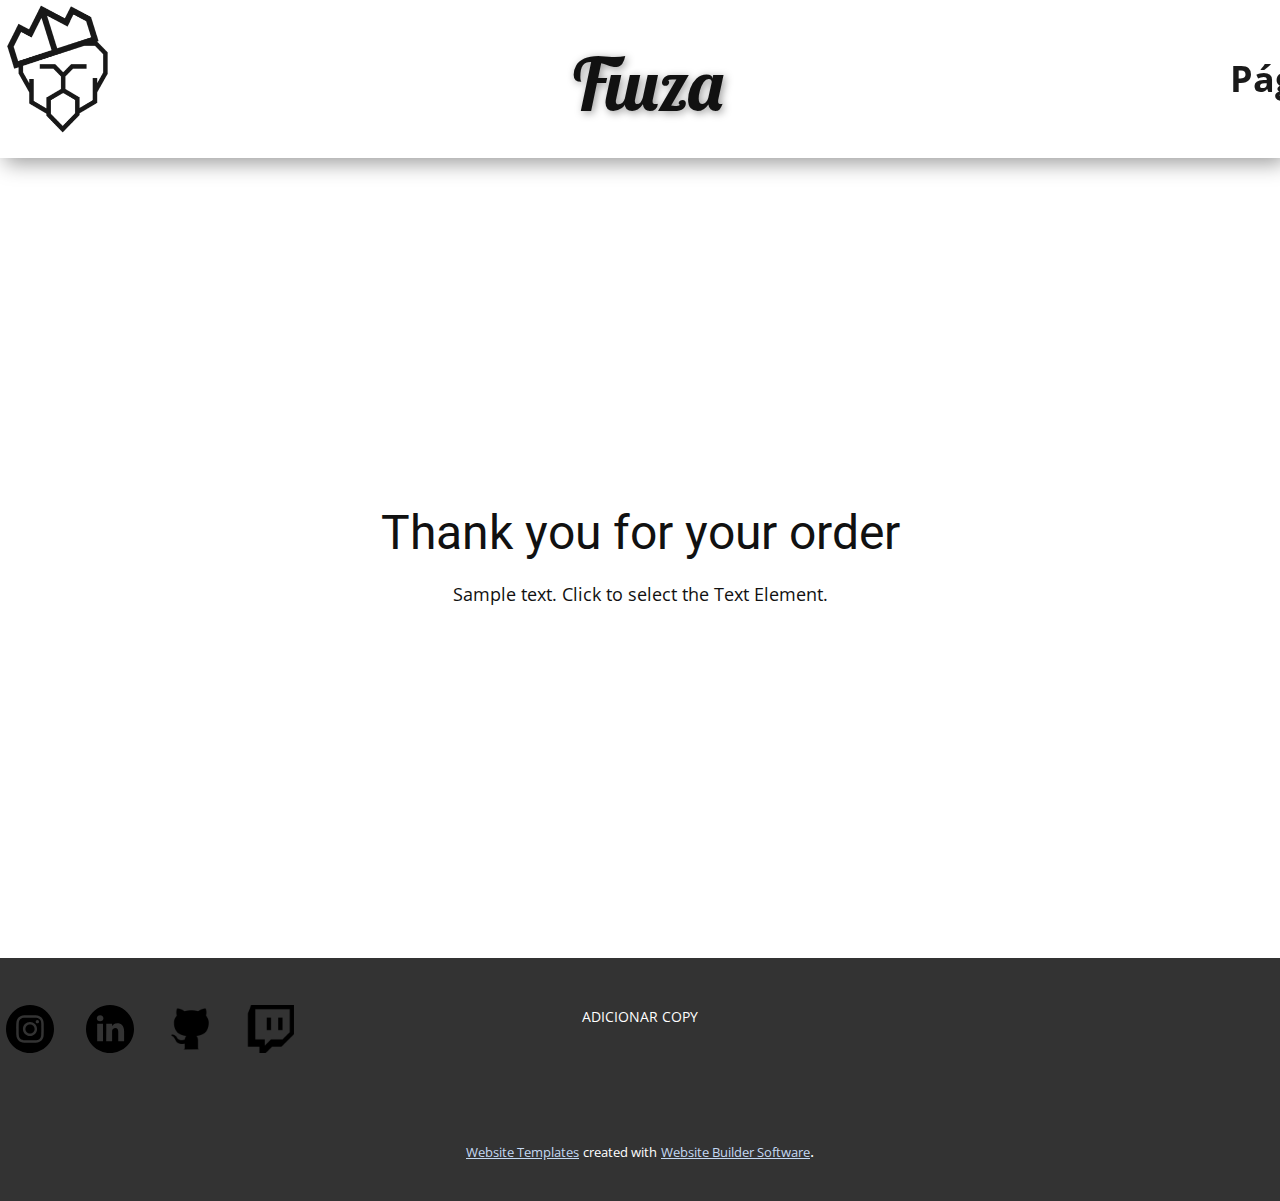
<file: thank-you-page.html>
<!DOCTYPE html>
<html style="font-size: 16px;" lang="pt"><head>
    <meta name="viewport" content="width=device-width, initial-scale=1.0">
    <meta charset="utf-8">
    <meta name="keywords" content="Thank you for your order">
    <meta name="description" content="">
    <title>Thank You Page Template</title>
    <link rel="stylesheet" href="nicepage.css" media="screen">
<link rel="stylesheet" href="Thank-You-Page-Template.css" media="screen">
    <script class="u-script" type="text/javascript" src="jquery.js" defer=""></script>
    <script class="u-script" type="text/javascript" src="nicepage.js" defer=""></script>
    <meta name="generator" content="Nicepage 5.20.7, nicepage.com">
    <link id="u-theme-google-font" rel="stylesheet" href="https://fonts.googleapis.com/css?family=Roboto:100,100i,300,300i,400,400i,500,500i,700,700i,900,900i|Open+Sans:300,300i,400,400i,500,500i,600,600i,700,700i,800,800i">
    <link id="u-page-google-font" rel="stylesheet" href="https://fonts.googleapis.com/css?family=Lobster:400">
    
    
    
    <script type="application/ld+json">{
		"@context": "http://schema.org",
		"@type": "Organization",
		"name": "Fiuza",
		"logo": "images/Logo_Fiuza-removebg-preview.png",
		"sameAs": [
				"https://www.facebook.com/MVFiuza/",
				"https://twitter.com/fiuzamv",
				"https://instagram.com/fiuza.mv",
				"https://linkedin.com/name",
				"https://github.com/Fiuza3",
				"https://www.twitch.tv/fiuzamv"
		]
}</script>
    <meta name="theme-color" content="#73a3de">
    <meta name="twitter:site" content="@">
    <meta name="twitter:card" content="summary_large_image">
    <meta name="twitter:title" content="Thank You Page Template">
    <meta name="twitter:description" content="Fiuza">
    <meta property="og:title" content="Thank You Page Template">
    <meta property="og:description" content="">
    <meta property="og:type" content="website">
  <meta data-intl-tel-input-cdn-path="intlTelInput/"></head>
  <body data-path-to-root="./" data-include-products="false" class="u-body u-xl-mode" data-lang="pt"><header class="u-box-shadow u-clearfix u-header u-sticky u-sticky-f577 u-header" id="sec-beb1"><a href="Página-Inicial.html" class="u-hover-feature u-image u-logo u-image-1" data-image-width="500" data-image-height="500" title="Página Inicial">
        <img src="images/Logo_Fiuza-removebg-preview.png" class="u-logo-image u-logo-image-1">
      </a><nav class="u-menu u-menu-one-level u-menu-open-right u-offcanvas u-menu-1" data-responsive-from="XS" data-submenu-level="on-click">
        <div class="menu-collapse" style="font-size: 2.25rem; letter-spacing: 0px; font-weight: 700;">
          <a class="u-button-style u-custom-active-border-color u-custom-active-color u-custom-border u-custom-border-color u-custom-border-radius u-custom-borders u-custom-hover-border-color u-custom-hover-color u-custom-left-right-menu-spacing u-custom-padding-bottom u-custom-text-active-color u-custom-text-color u-custom-text-hover-color u-custom-top-bottom-menu-spacing u-nav-link u-text-active-palette-1-base u-text-hover-palette-2-base" href="#" style="font-size: calc(1em + 10px); padding: 5px 12px;">
            <svg class="u-svg-link" viewBox="0 0 24 24"><use xmlns:xlink="http://www.w3.org/1999/xlink" xlink:href="#menu-hamburger"></use></svg>
            <svg class="u-svg-content" version="1.1" id="menu-hamburger" viewBox="0 0 16 16" x="0px" y="0px" xmlns:xlink="http://www.w3.org/1999/xlink" xmlns="http://www.w3.org/2000/svg"><g><rect y="1" width="16" height="2"></rect><rect y="7" width="16" height="2"></rect><rect y="13" width="16" height="2"></rect>
</g></svg>
          </a>
        </div>
        <div class="u-custom-menu u-nav-container">
          <ul class="u-nav u-spacing-10 u-unstyled u-nav-1"><li class="u-nav-item"><a class="u-border-active-palette-1-base u-border-hover-palette-1-light-1 u-button-style u-nav-link u-text-active-palette-1-base u-text-grey-90 u-text-hover-palette-2-base" href="Página-Inicial.html" style="padding: 42px 15px;">Página Inicial</a>
</li><li class="u-nav-item"><a class="u-border-active-palette-1-base u-border-hover-palette-1-light-1 u-button-style u-nav-link u-text-active-palette-1-base u-text-grey-90 u-text-hover-palette-2-base" href="Sobre.html" style="padding: 42px 15px;">Sobre</a>
</li></ul>
        </div>
        <div class="u-custom-menu u-nav-container-collapse">
          <div class="u-black u-container-style u-inner-container-layout u-opacity u-opacity-85 u-sidenav">
            <div class="u-inner-container-layout u-sidenav-overflow">
              <div class="u-menu-close u-menu-close-1"></div>
              <ul class="u-align-center u-nav u-popupmenu-items u-spacing-100 u-text-hover-palette-1-base u-unstyled u-nav-2"><li class="u-nav-item"><a class="u-button-style u-nav-link" href="Página-Inicial.html">Página Inicial</a>
</li><li class="u-nav-item"><a class="u-button-style u-nav-link" href="Sobre.html">Sobre</a>
</li></ul>
            </div>
          </div>
          <div class="u-black u-menu-overlay u-opacity u-opacity-85"></div>
        </div>
      </nav><h1 class="infinite u-align-center u-custom-font u-font-lobster u-text u-text-default u-text-1"><span class="u-icon"></span>&nbsp;Fiuza
      </h1></header>
    <section class="u-align-center u-clearfix u-container-align-center u-section-1" id="sec-7442">
      <div class="u-clearfix u-sheet u-valign-middle u-sheet-1">
        <h2 class="u-align-center u-text u-text-default u-text-1"> Thank you for your order</h2>
        <p class="u-align-center u-text u-text-default u-text-2">Sample text. Click to select the Text Element.</p>
      </div>
    </section>
    
    
    
    <footer class="u-align-center u-clearfix u-footer u-grey-80 u-footer" id="sec-8b97"><div class="u-clearfix u-sheet u-sheet-1">
        <p class="u-small-text u-text u-text-variant u-text-1">ADICIONAR COPY</p>
        <div class="u-social-icons u-spacing-32 u-social-icons-1">
          <a class="u-social-url" title="facebook" target="_blank" href="https://www.facebook.com/MVFiuza/"><span class="u-icon u-social-facebook u-social-icon u-icon-1"><svg class="u-svg-link" preserveAspectRatio="xMidYMin slice" viewBox="0 0 512 512" style=""><use xmlns:xlink="http://www.w3.org/1999/xlink" xlink:href="#svg-5e9f"></use></svg><svg class="u-svg-content" viewBox="0 0 512 512" id="svg-5e9f"><path d="m512 256c0-141.4-114.6-256-256-256s-256 114.6-256 256 114.6 256 256 256c1.5 0 3 0 4.5-.1v-199.2h-55v-64.1h55v-47.2c0-54.7 33.4-84.5 82.2-84.5 23.4 0 43.5 1.7 49.3 2.5v57.2h-33.6c-26.5 0-31.7 12.6-31.7 31.1v40.8h63.5l-8.3 64.1h-55.2v189.5c107-30.7 185.3-129.2 185.3-246.1z"></path></svg></span>
          </a>
          <a class="u-social-url" title="twitter" target="_blank" href="https://twitter.com/fiuzamv"><span class="u-icon u-social-icon u-social-twitter u-icon-2"><svg class="u-svg-link" preserveAspectRatio="xMidYMin slice" viewBox="0 0 512 512" style=""><use xmlns:xlink="http://www.w3.org/1999/xlink" xlink:href="#svg-9173"></use></svg><svg class="u-svg-content" viewBox="0 0 512 512" id="svg-9173"><path d="m256 0c-141.363281 0-256 114.636719-256 256s114.636719 256 256 256 256-114.636719 256-256-114.636719-256-256-256zm116.886719 199.601562c.113281 2.519532.167969 5.050782.167969 7.59375 0 77.644532-59.101563 167.179688-167.183594 167.183594h.003906-.003906c-33.183594 0-64.0625-9.726562-90.066406-26.394531 4.597656.542969 9.277343.8125 14.015624.8125 27.53125 0 52.867188-9.390625 72.980469-25.152344-25.722656-.476562-47.410156-17.464843-54.894531-40.8125 3.582031.6875 7.265625 1.0625 11.042969 1.0625 5.363281 0 10.558593-.722656 15.496093-2.070312-26.886718-5.382813-47.140624-29.144531-47.140624-57.597657 0-.265624 0-.503906.007812-.75 7.917969 4.402344 16.972656 7.050782 26.613281 7.347657-15.777343-10.527344-26.148437-28.523438-26.148437-48.910157 0-10.765624 2.910156-20.851562 7.957031-29.535156 28.976563 35.554688 72.28125 58.9375 121.117187 61.394532-1.007812-4.304688-1.527343-8.789063-1.527343-13.398438 0-32.4375 26.316406-58.753906 58.765625-58.753906 16.902344 0 32.167968 7.144531 42.890625 18.566406 13.386719-2.640625 25.957031-7.53125 37.3125-14.261719-4.394531 13.714844-13.707031 25.222657-25.839844 32.5 11.886719-1.421875 23.214844-4.574219 33.742187-9.253906-7.863281 11.785156-17.835937 22.136719-29.308593 30.429687zm0 0"></path></svg></span>
          </a>
          <a class="u-social-url" title="instagram" target="_blank" href="https://instagram.com/fiuza.mv"><span class="u-icon u-social-icon u-social-instagram u-icon-3"><svg class="u-svg-link" preserveAspectRatio="xMidYMin slice" viewBox="0 0 512 512" style=""><use xmlns:xlink="http://www.w3.org/1999/xlink" xlink:href="#svg-ddc9"></use></svg><svg class="u-svg-content" viewBox="0 0 512 512" id="svg-ddc9"><path d="m305 256c0 27.0625-21.9375 49-49 49s-49-21.9375-49-49 21.9375-49 49-49 49 21.9375 49 49zm0 0"></path><path d="m370.59375 169.304688c-2.355469-6.382813-6.113281-12.160157-10.996094-16.902344-4.742187-4.882813-10.515625-8.640625-16.902344-10.996094-5.179687-2.011719-12.960937-4.40625-27.292968-5.058594-15.503906-.707031-20.152344-.859375-59.402344-.859375-39.253906 0-43.902344.148438-59.402344.855469-14.332031.65625-22.117187 3.050781-27.292968 5.0625-6.386719 2.355469-12.164063 6.113281-16.902344 10.996094-4.882813 4.742187-8.640625 10.515625-11 16.902344-2.011719 5.179687-4.40625 12.964843-5.058594 27.296874-.707031 15.5-.859375 20.148438-.859375 59.402344 0 39.25.152344 43.898438.859375 59.402344.652344 14.332031 3.046875 22.113281 5.058594 27.292969 2.359375 6.386719 6.113281 12.160156 10.996094 16.902343 4.742187 4.882813 10.515624 8.640626 16.902343 10.996094 5.179688 2.015625 12.964844 4.410156 27.296875 5.0625 15.5.707032 20.144532.855469 59.398438.855469 39.257812 0 43.90625-.148437 59.402344-.855469 14.332031-.652344 22.117187-3.046875 27.296874-5.0625 12.820313-4.945312 22.953126-15.078125 27.898438-27.898437 2.011719-5.179688 4.40625-12.960938 5.0625-27.292969.707031-15.503906.855469-20.152344.855469-59.402344 0-39.253906-.148438-43.902344-.855469-59.402344-.652344-14.332031-3.046875-22.117187-5.0625-27.296874zm-114.59375 162.179687c-41.691406 0-75.488281-33.792969-75.488281-75.484375s33.796875-75.484375 75.488281-75.484375c41.6875 0 75.484375 33.792969 75.484375 75.484375s-33.796875 75.484375-75.484375 75.484375zm78.46875-136.3125c-9.742188 0-17.640625-7.898437-17.640625-17.640625s7.898437-17.640625 17.640625-17.640625 17.640625 7.898437 17.640625 17.640625c-.003906 9.742188-7.898437 17.640625-17.640625 17.640625zm0 0"></path><path d="m256 0c-141.363281 0-256 114.636719-256 256s114.636719 256 256 256 256-114.636719 256-256-114.636719-256-256-256zm146.113281 316.605469c-.710937 15.648437-3.199219 26.332031-6.832031 35.683593-7.636719 19.746094-23.246094 35.355469-42.992188 42.992188-9.347656 3.632812-20.035156 6.117188-35.679687 6.832031-15.675781.714844-20.683594.886719-60.605469.886719-39.925781 0-44.929687-.171875-60.609375-.886719-15.644531-.714843-26.332031-3.199219-35.679687-6.832031-9.8125-3.691406-18.695313-9.476562-26.039063-16.957031-7.476562-7.339844-13.261719-16.226563-16.953125-26.035157-3.632812-9.347656-6.121094-20.035156-6.832031-35.679687-.722656-15.679687-.890625-20.6875-.890625-60.609375s.167969-44.929688.886719-60.605469c.710937-15.648437 3.195312-26.332031 6.828125-35.683593 3.691406-9.808594 9.480468-18.695313 16.960937-26.035157 7.339844-7.480469 16.226563-13.265625 26.035157-16.957031 9.351562-3.632812 20.035156-6.117188 35.683593-6.832031 15.675781-.714844 20.683594-.886719 60.605469-.886719s44.929688.171875 60.605469.890625c15.648437.710937 26.332031 3.195313 35.683593 6.824219 9.808594 3.691406 18.695313 9.480468 26.039063 16.960937 7.476563 7.34375 13.265625 16.226563 16.953125 26.035157 3.636719 9.351562 6.121094 20.035156 6.835938 35.683593.714843 15.675781.882812 20.683594.882812 60.605469s-.167969 44.929688-.886719 60.605469zm0 0"></path></svg></span>
          </a>
          <a class="u-social-url" target="_blank" data-type="Custom" title="linkedin" href="https://linkedin.com/name"><span class="u-icon u-social-custom u-social-icon u-icon-4"><svg class="u-svg-link" preserveAspectRatio="xMidYMin slice" viewBox="0 0 512 512" style=""><use xmlns:xlink="http://www.w3.org/1999/xlink" xlink:href="#svg-2804"></use></svg><svg class="u-svg-content" viewBox="0 0 512 512" id="svg-2804"><path d="m256 0c-141.363281 0-256 114.636719-256 256s114.636719 256 256 256 256-114.636719 256-256-114.636719-256-256-256zm-74.390625 387h-62.347656v-187.574219h62.347656zm-31.171875-213.1875h-.40625c-20.921875 0-34.453125-14.402344-34.453125-32.402344 0-18.40625 13.945313-32.410156 35.273437-32.410156 21.328126 0 34.453126 14.003906 34.859376 32.410156 0 18-13.53125 32.402344-35.273438 32.402344zm255.984375 213.1875h-62.339844v-100.347656c0-25.21875-9.027343-42.417969-31.585937-42.417969-17.222656 0-27.480469 11.601563-31.988282 22.800781-1.648437 4.007813-2.050781 9.609375-2.050781 15.214844v104.75h-62.34375s.816407-169.976562 0-187.574219h62.34375v26.558594c8.285157-12.78125 23.109375-30.960937 56.1875-30.960937 41.019531 0 71.777344 26.808593 71.777344 84.421874zm0 0"></path></svg></span>
          </a>
          <a class="u-social-url" target="_blank" data-type="Custom" title="GitHub" href="https://github.com/Fiuza3"><span class="u-file-icon u-icon u-social-custom u-social-icon u-icon-5"><img src="images/4926624.png" alt=""></span>
          </a>
          <a class="u-social-url" target="_blank" data-type="Custom" title="twitch" href="https://www.twitch.tv/fiuzamv"><span class="u-file-icon u-icon u-social-custom u-social-icon u-icon-6"><img src="images/2111727.png" alt=""></span>
          </a>
        </div>
      </div></footer>
    <section class="u-backlink u-clearfix u-grey-80">
      <a class="u-link" href="https://nicepage.com/website-templates" target="_blank">
        <span>Website Templates</span>
      </a>
      <p class="u-text">
        <span>created with</span>
      </p>
      <a class="u-link" href="" target="_blank">
        <span>Website Builder Software</span>
      </a>. 
    </section>
  
</body></html>
</file>
